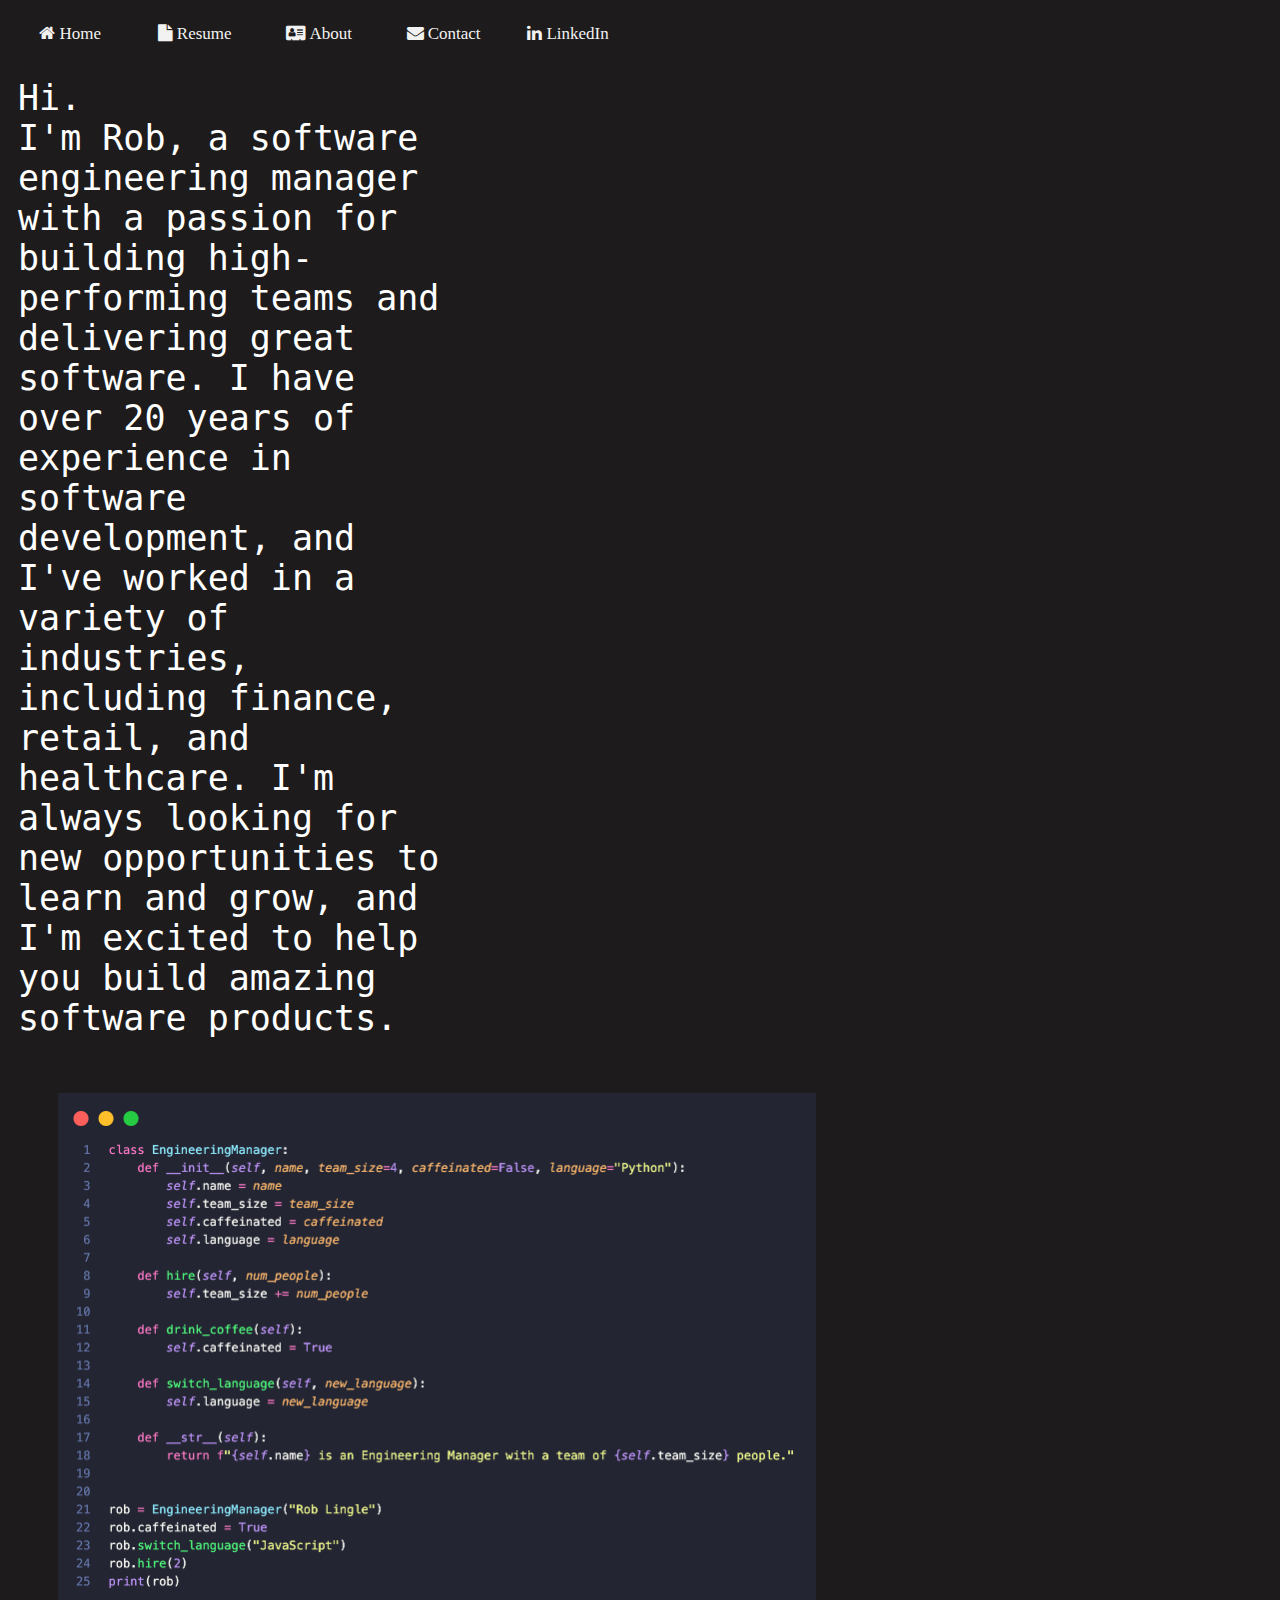
<file: index.html>
<!DOCTYPE html>
<html lang="en">
<head>
    <meta charset="UTF-8">
    <meta name="viewport" content="width=device-width, initial-scale=1.0">
    <title>Rob Lingle | Software Engineering Manager</title>
    <link rel="stylesheet" href="css/index.css">
    <link rel="stylesheet" href="https://cdnjs.cloudflare.com/ajax/libs/font-awesome/4.7.0/css/font-awesome.min.css">
</head>
<body>
    <header>
        <div class="topnav">
            <a class="fa fa-home" href="#home">  Home</a>
            <a class="fa fa-file" href="./resume.html" target="_blank">  Resume</a>
            <a class="fa fa-address-card" href="#about">  About</a>
            <a class="fa fa-envelope" href="mailto:roblingle2@gmail.com">  Contact</a>
            <a class="fa fa-linkedin" href="https://www.linkedin.com/in/roblingle2/" target="_blank">  LinkedIn</a>
        </div>
    </header>
    <div>
        <p class="intro">Hi. <br>I'm Rob, a software engineering manager with a passion for building high-performing teams and delivering great software. I have over 20 years of experience in software development, and I've worked in a variety of industries, including finance, retail, and healthcare. I'm always looking for new opportunities to learn and grow, and I'm excited to help you build amazing software products.</p>
        <img src="images/Eningineering_Manager_Class.png" alt="Python Class for Engineering Manager" class="python_image">
    </div>
</body>
</html>
</file>
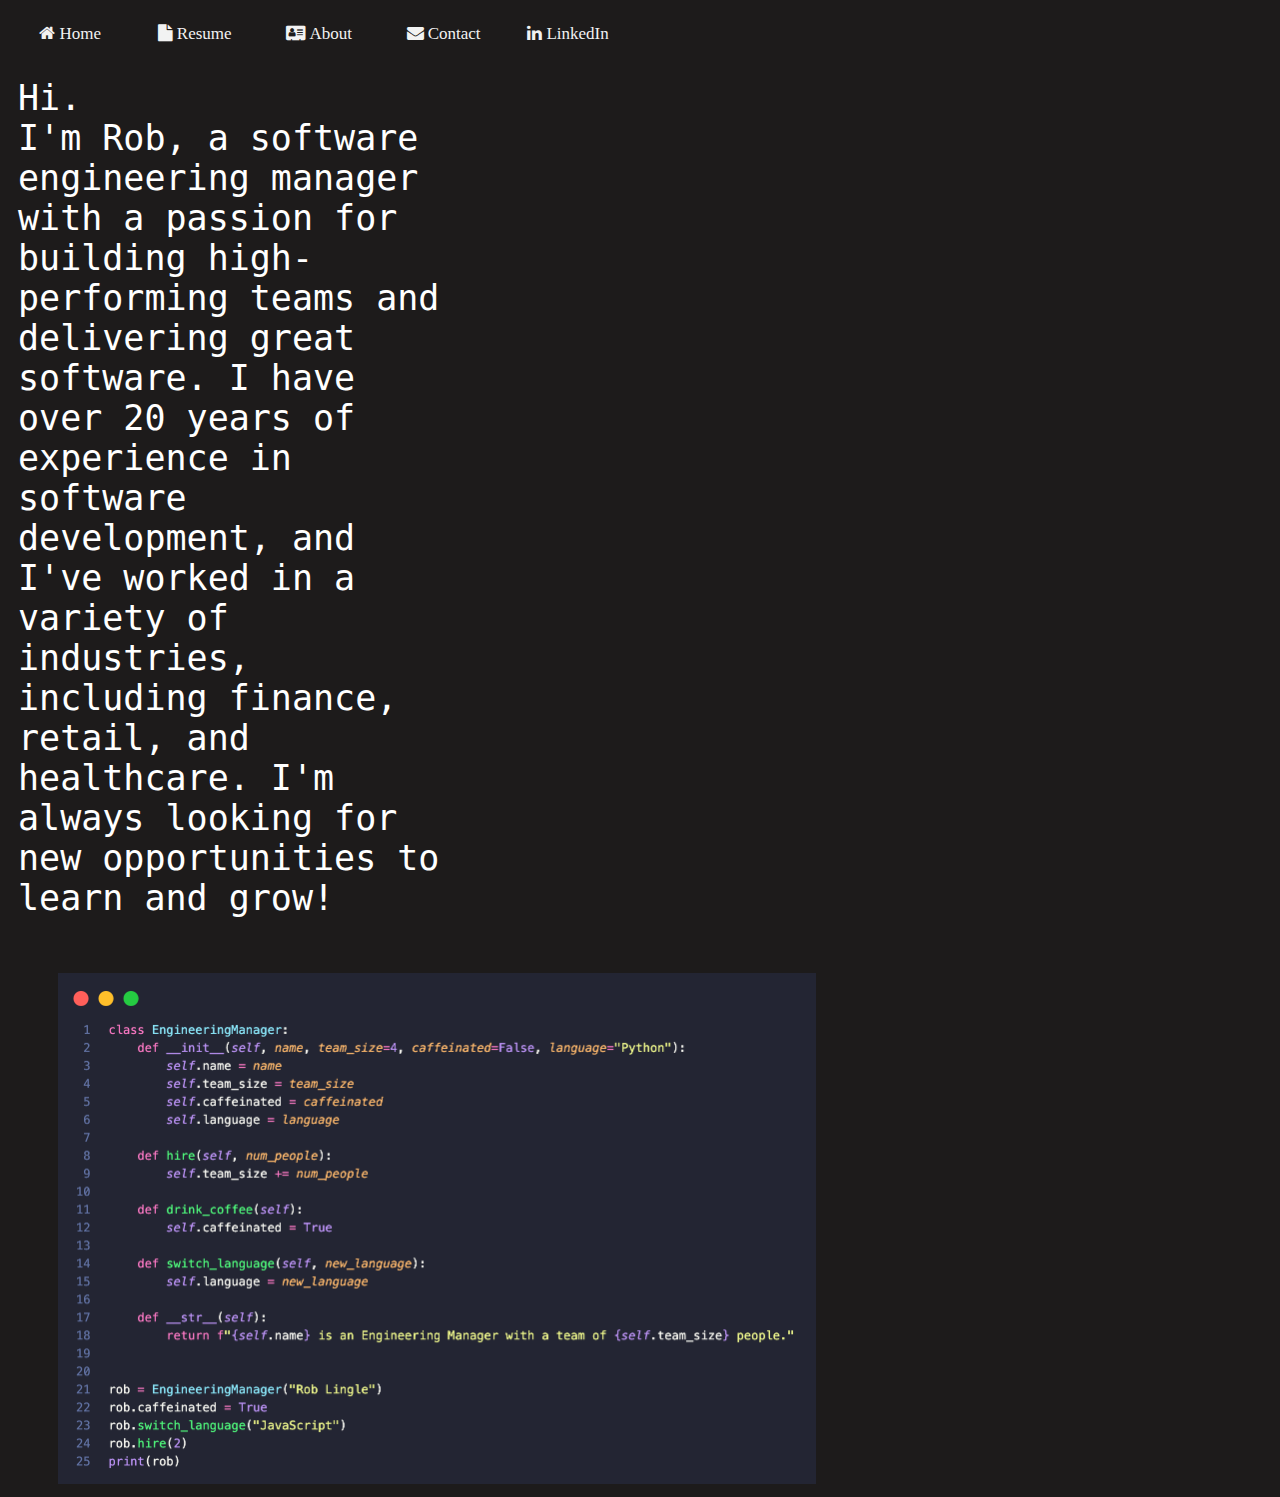
<file: indexOLD.html>
<!DOCTYPE html>
<html lang="en">
<head>
    <meta charset="UTF-8">
    <meta name="viewport" content="width=device-width, initial-scale=1.0">
    <title>Rob Lingle | Software Engineering Manager</title>
    <link rel="stylesheet" href="css/index.css">
    <link rel="stylesheet" href="https://cdnjs.cloudflare.com/ajax/libs/font-awesome/4.7.0/css/font-awesome.min.css">
</head>
<body>
    <header>
        <div class="topnav">
            <a class="fa fa-home" href="#home">  Home</a>
            <a class="fa fa-file" href="./resume.html" target="_blank">  Resume</a>
            <a class="fa fa-address-card" href="#about">  About</a>
            <a class="fa fa-envelope" href="mailto:roblingle2@gmail.com">  Contact</a>
            <a class="fa fa-linkedin" href="https://www.linkedin.com/in/roblingle2/" target="_blank">  LinkedIn</a>
        </div>
    </header>
    <div>
        <p class="intro">Hi. <br>I'm Rob, a software engineering manager with a passion for building high-performing teams and delivering great software. I have over 20 years of experience in software development, and I've worked in a variety of industries, including finance, retail, and healthcare. I'm always looking for new opportunities to learn and grow!</p>
        <img src="images/Eningineering_Manager_Class.png" alt="Python Class for Engineering Manager" class="python_image">
    </div>
</body>
</html>
</file>
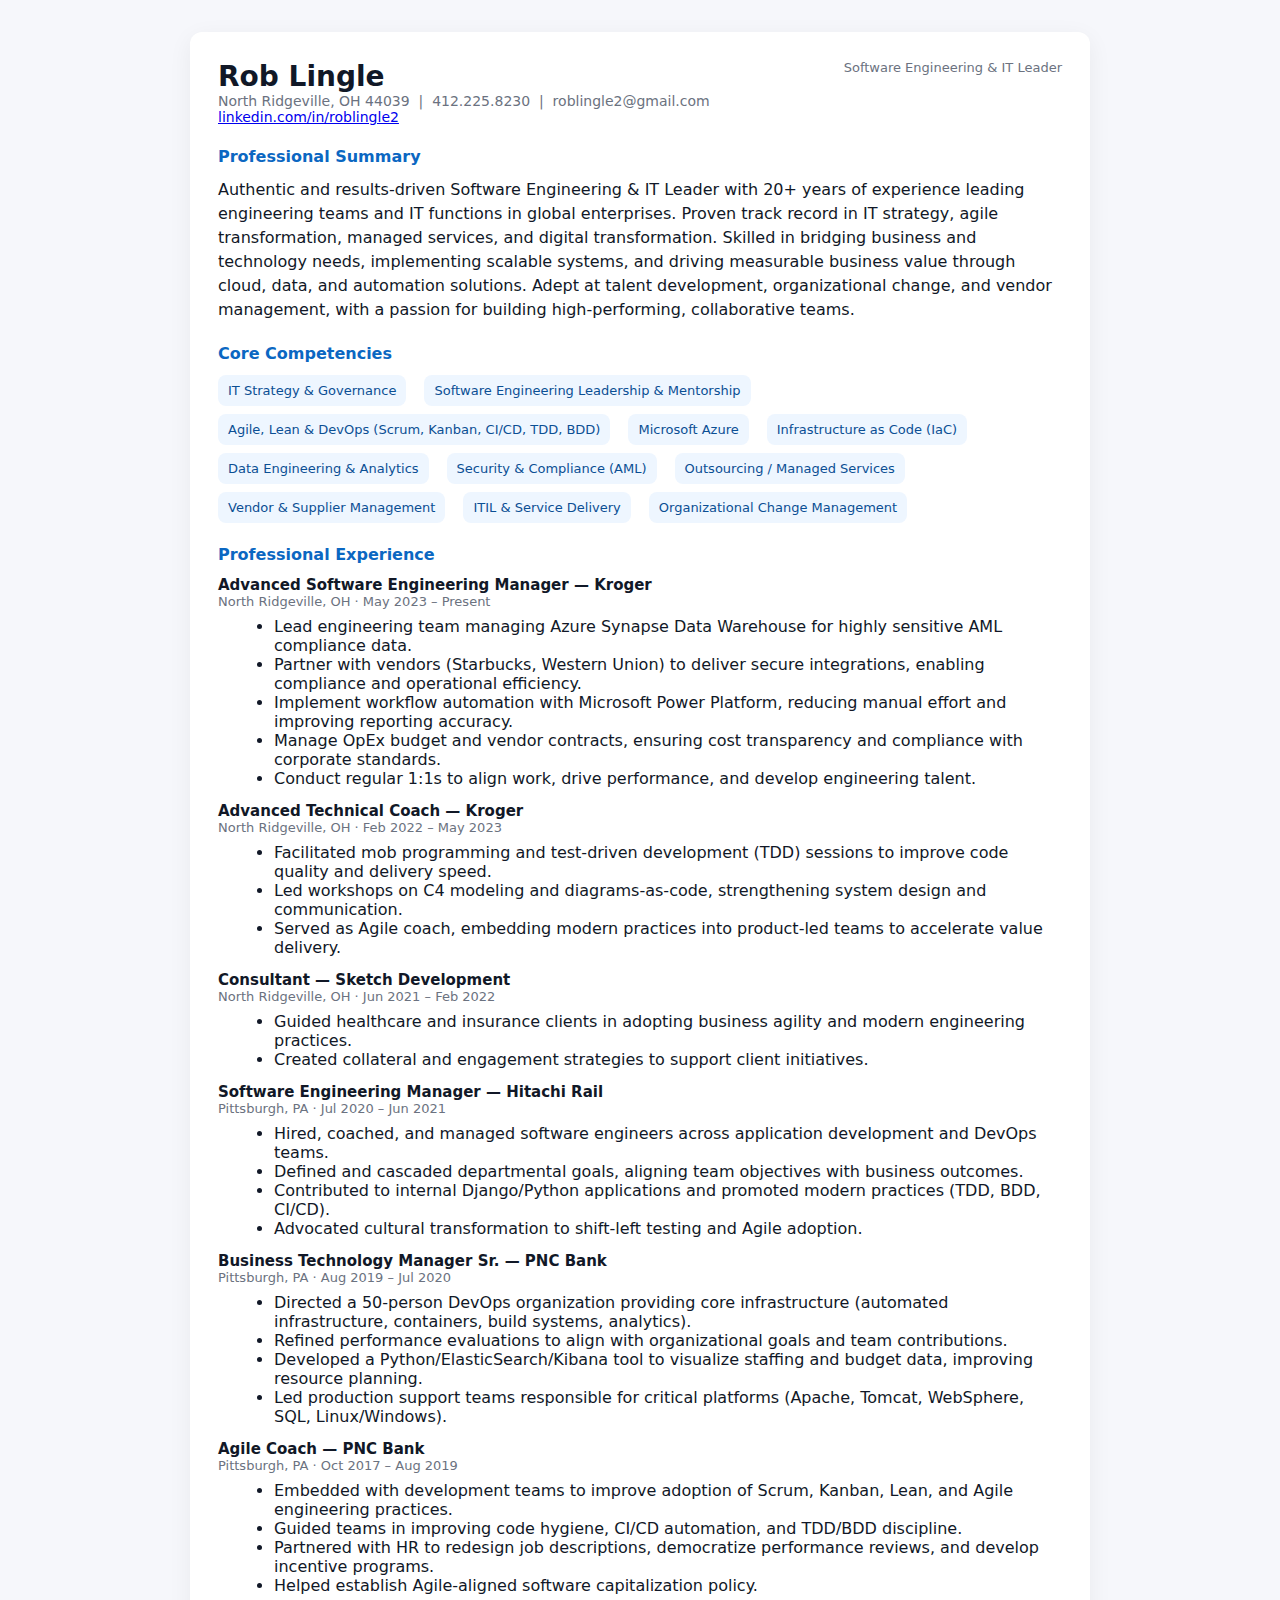
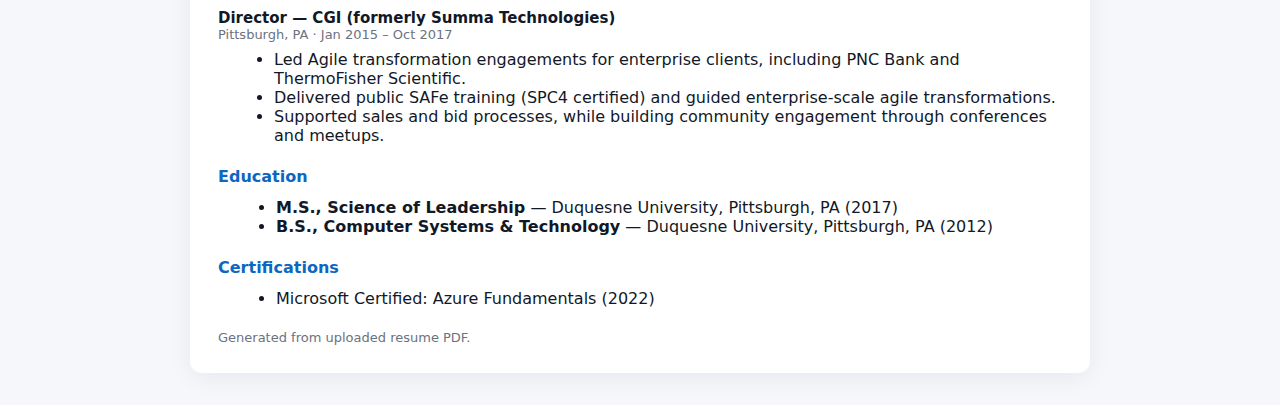
<file: resume.html>
<!doctype html>
<html lang="en">
<head>
<meta charset="utf-8">
<meta name="viewport" content="width=device-width,initial-scale=1">
<title>Rob Lingle — Resume</title>
<style>
  :root{--bg:#f6f7fb;--card:#fff;--accent:#0b67c2;--muted:#6b7280;--maxw:900px}
  body{font-family:Inter,ui-sans-serif,system-ui,-apple-system,"Segoe UI",Roboto,"Helvetica Neue",Arial; background:var(--bg); margin:0; padding:32px; color:#111827}
  .container{max-width:var(--maxw); margin:0 auto}
  .card{background:var(--card); padding:28px; border-radius:12px; box-shadow:0 6px 24px rgba(13,19,40,0.06)}
  header{display:flex;justify-content:space-between;align-items:flex-start;gap:16px;flex-wrap:wrap}
  h1{margin:0;font-size:28px}
  .contact{font-size:14px;color:var(--muted)}
  .section{margin-top:22px}
  .section h2{font-size:16px;margin:0 0 12px 0;color:var(--accent)}
  p.lead{margin:0;color:#111827;line-height:1.5}
  ul.core{display:flex;flex-wrap:wrap;gap:8px 18px;list-style:none;padding:0;margin:0}
  ul.core li{background:#eef6ff;padding:8px 10px;border-radius:8px;font-size:13px;color:#0b4f94}
  .job{margin-bottom:14px}
  .job h3{margin:0;font-size:15px}
  .job .meta{font-size:13px;color:var(--muted);margin-bottom:8px}
  .bullets{margin:8px 0 0 16px}
  footer{margin-top:22px;font-size:13px;color:var(--muted)}
  @media (max-width:640px){ h1{font-size:22px} .card{padding:18px} }
</style>
</head>
<body>
<div class="container">
<div class="card">
  <header>
    <div>
      <h1>Rob Lingle</h1>
      <div class="contact">North Ridgeville, OH 44039 &nbsp;|&nbsp; 412.225.8230 &nbsp;|&nbsp; roblingle2@gmail.com</div>
      <div class="contact"><a href="https://linkedin.com/in/roblingle2" target="_blank" rel="noopener">linkedin.com/in/roblingle2</a></div>
    </div>
    <div style="text-align:right;color:var(--muted);font-size:13px">Software Engineering &amp; IT Leader</div>
  </header>

  <section class="section">
    <h2>Professional Summary</h2>
    <p class="lead">Authentic and results-driven Software Engineering &amp; IT Leader with 20+ years of experience leading engineering teams and IT functions in global enterprises. Proven track record in IT strategy, agile transformation, managed services, and digital transformation. Skilled in bridging business and technology needs, implementing scalable systems, and driving measurable business value through cloud, data, and automation solutions. Adept at talent development, organizational change, and vendor management, with a passion for building high-performing, collaborative teams.</p>
  </section>

  <section class="section">
    <h2>Core Competencies</h2>
    <ul class="core">
      <li>IT Strategy &amp; Governance</li>
      <li>Software Engineering Leadership &amp; Mentorship</li>
      <li>Agile, Lean &amp; DevOps (Scrum, Kanban, CI/CD, TDD, BDD)</li>
      <li>Microsoft Azure</li>
      <li>Infrastructure as Code (IaC)</li>
      <li>Data Engineering &amp; Analytics</li>
      <li>Security &amp; Compliance (AML)</li>
      <li>Outsourcing / Managed Services</li>
      <li>Vendor &amp; Supplier Management</li>
      <li>ITIL &amp; Service Delivery</li>
      <li>Organizational Change Management</li>
    </ul>
  </section>

  <section class="section">
    <h2>Professional Experience</h2>

    <div class="job">
      <h3>Advanced Software Engineering Manager — Kroger</h3>
      <div class="meta">North Ridgeville, OH · May 2023 – Present</div>
      <ul class="bullets">
        <li>Lead engineering team managing Azure Synapse Data Warehouse for highly sensitive AML compliance data.</li>
        <li>Partner with vendors (Starbucks, Western Union) to deliver secure integrations, enabling compliance and operational efficiency.</li>
        <li>Implement workflow automation with Microsoft Power Platform, reducing manual effort and improving reporting accuracy.</li>
        <li>Manage OpEx budget and vendor contracts, ensuring cost transparency and compliance with corporate standards.</li>
        <li>Conduct regular 1:1s to align work, drive performance, and develop engineering talent.</li>
      </ul>
    </div>

    <div class="job">
      <h3>Advanced Technical Coach — Kroger</h3>
      <div class="meta">North Ridgeville, OH · Feb 2022 – May 2023</div>
      <ul class="bullets">
        <li>Facilitated mob programming and test-driven development (TDD) sessions to improve code quality and delivery speed.</li>
        <li>Led workshops on C4 modeling and diagrams-as-code, strengthening system design and communication.</li>
        <li>Served as Agile coach, embedding modern practices into product-led teams to accelerate value delivery.</li>
      </ul>
    </div>

    <div class="job">
      <h3>Consultant — Sketch Development</h3>
      <div class="meta">North Ridgeville, OH · Jun 2021 – Feb 2022</div>
      <ul class="bullets">
        <li>Guided healthcare and insurance clients in adopting business agility and modern engineering practices.</li>
        <li>Created collateral and engagement strategies to support client initiatives.</li>
      </ul>
    </div>

    <div class="job">
      <h3>Software Engineering Manager — Hitachi Rail</h3>
      <div class="meta">Pittsburgh, PA · Jul 2020 – Jun 2021</div>
      <ul class="bullets">
        <li>Hired, coached, and managed software engineers across application development and DevOps teams.</li>
        <li>Defined and cascaded departmental goals, aligning team objectives with business outcomes.</li>
        <li>Contributed to internal Django/Python applications and promoted modern practices (TDD, BDD, CI/CD).</li>
        <li>Advocated cultural transformation to shift-left testing and Agile adoption.</li>
      </ul>
    </div>

    <div class="job">
      <h3>Business Technology Manager Sr. — PNC Bank</h3>
      <div class="meta">Pittsburgh, PA · Aug 2019 – Jul 2020</div>
      <ul class="bullets">
        <li>Directed a 50-person DevOps organization providing core infrastructure (automated infrastructure, containers, build systems, analytics).</li>
        <li>Refined performance evaluations to align with organizational goals and team contributions.</li>
        <li>Developed a Python/ElasticSearch/Kibana tool to visualize staffing and budget data, improving resource planning.</li>
        <li>Led production support teams responsible for critical platforms (Apache, Tomcat, WebSphere, SQL, Linux/Windows).</li>
      </ul>
    </div>

    <div class="job">
      <h3>Agile Coach — PNC Bank</h3>
      <div class="meta">Pittsburgh, PA · Oct 2017 – Aug 2019</div>
      <ul class="bullets">
        <li>Embedded with development teams to improve adoption of Scrum, Kanban, Lean, and Agile engineering practices.</li>
        <li>Guided teams in improving code hygiene, CI/CD automation, and TDD/BDD discipline.</li>
        <li>Partnered with HR to redesign job descriptions, democratize performance reviews, and develop incentive programs.</li>
        <li>Helped establish Agile-aligned software capitalization policy.</li>
      </ul>
    </div>

    <div class="job">
      <h3>Director — CGI (formerly Summa Technologies)</h3>
      <div class="meta">Pittsburgh, PA · Jan 2015 – Oct 2017</div>
      <ul class="bullets">
        <li>Led Agile transformation engagements for enterprise clients, including PNC Bank and ThermoFisher Scientific.</li>
        <li>Delivered public SAFe training (SPC4 certified) and guided enterprise-scale agile transformations.</li>
        <li>Supported sales and bid processes, while building community engagement through conferences and meetups.</li>
      </ul>
    </div>

  </section>

  <section class="section">
    <h2>Education</h2>
    <ul style="margin:0 0 0 18px">
      <li><strong>M.S., Science of Leadership</strong> — Duquesne University, Pittsburgh, PA (2017)</li>
      <li><strong>B.S., Computer Systems &amp; Technology</strong> — Duquesne University, Pittsburgh, PA (2012)</li>
    </ul>
  </section>

  <section class="section">
    <h2>Certifications</h2>
    <ul style="margin:0 0 0 18px">
      <li>Microsoft Certified: Azure Fundamentals (2022)</li>
    </ul>
  </section>

  <footer>
    Generated from uploaded resume PDF.
  </footer>
</div>
</div>
</body>
</html>
</file>
<file: css/index.css>
body {
    background-color: #1d1b1b;
    color: white;
    font-size: 20px;
    font-family: 'Roboto', sans-serif;
  }

  .header {
    text-align: center;
    padding: 10px;
    background-color: #363333;
    color: white;
    font-size: 20px;
    font-family: 'Roboto', sans-serif;
  }

  .intro  {
    display: inline-block;
    position:absolute
    text-align: center;
    text-wrap: wrap;
    width: 35%;
    float: left;
    font-family: 'monospace';
    font-size: 35px;
    color: white;
    margin-left: 10px;
    margin-top: 20px;
  }

  .profile_image {
    display: block;
    margin-left: auto;
    margin-right: auto;
    float: right;
    width: 10%;
    height: 10%;
    border-radius: 10px;
  }

  .python_image {
    display: inline-block;
    margin-left: 50px;
    margin-right: 5px;
    margin-top: 20px;
    width: 60%;
    height: auto;
  }

.topnav {
    width: 100%;
    height: 50px;
    display: flex;
    border-radius: 2.5px;
  }
  
  /* Style the links inside the navigation bar */
  .topnav a {
    float: left;
    color: #f2f2f2;
    text-align: center;
    padding: 16px 18px;
    text-decoration: none;  
    font-size: 17px;
    width: 7%;
  }
  
  /* Change the color of links on hover */
  .topnav a:hover {
    background-color: #ddd;
    color: black;
  }
  
  /* Add a color to the active/current link */
  .topnav a.active {
    background-color: #406054;
    color: white;
  }
</file>
